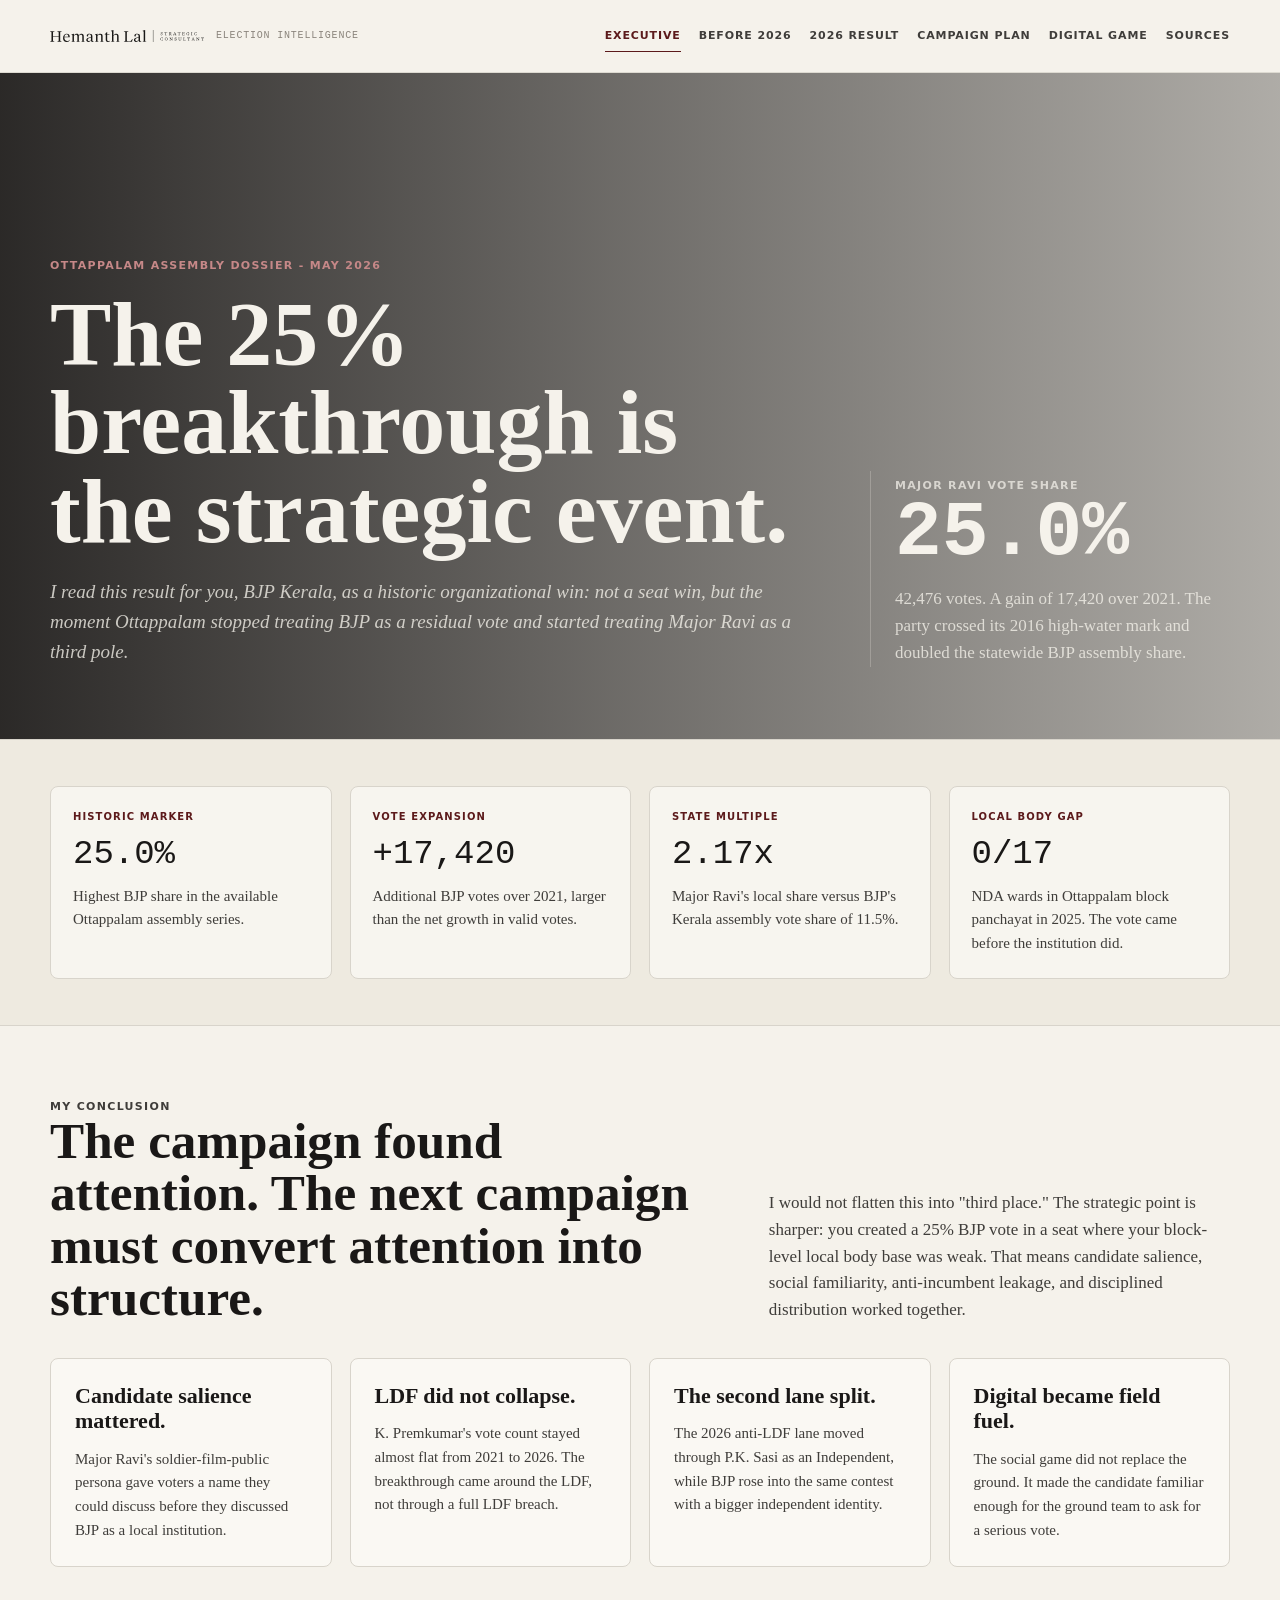
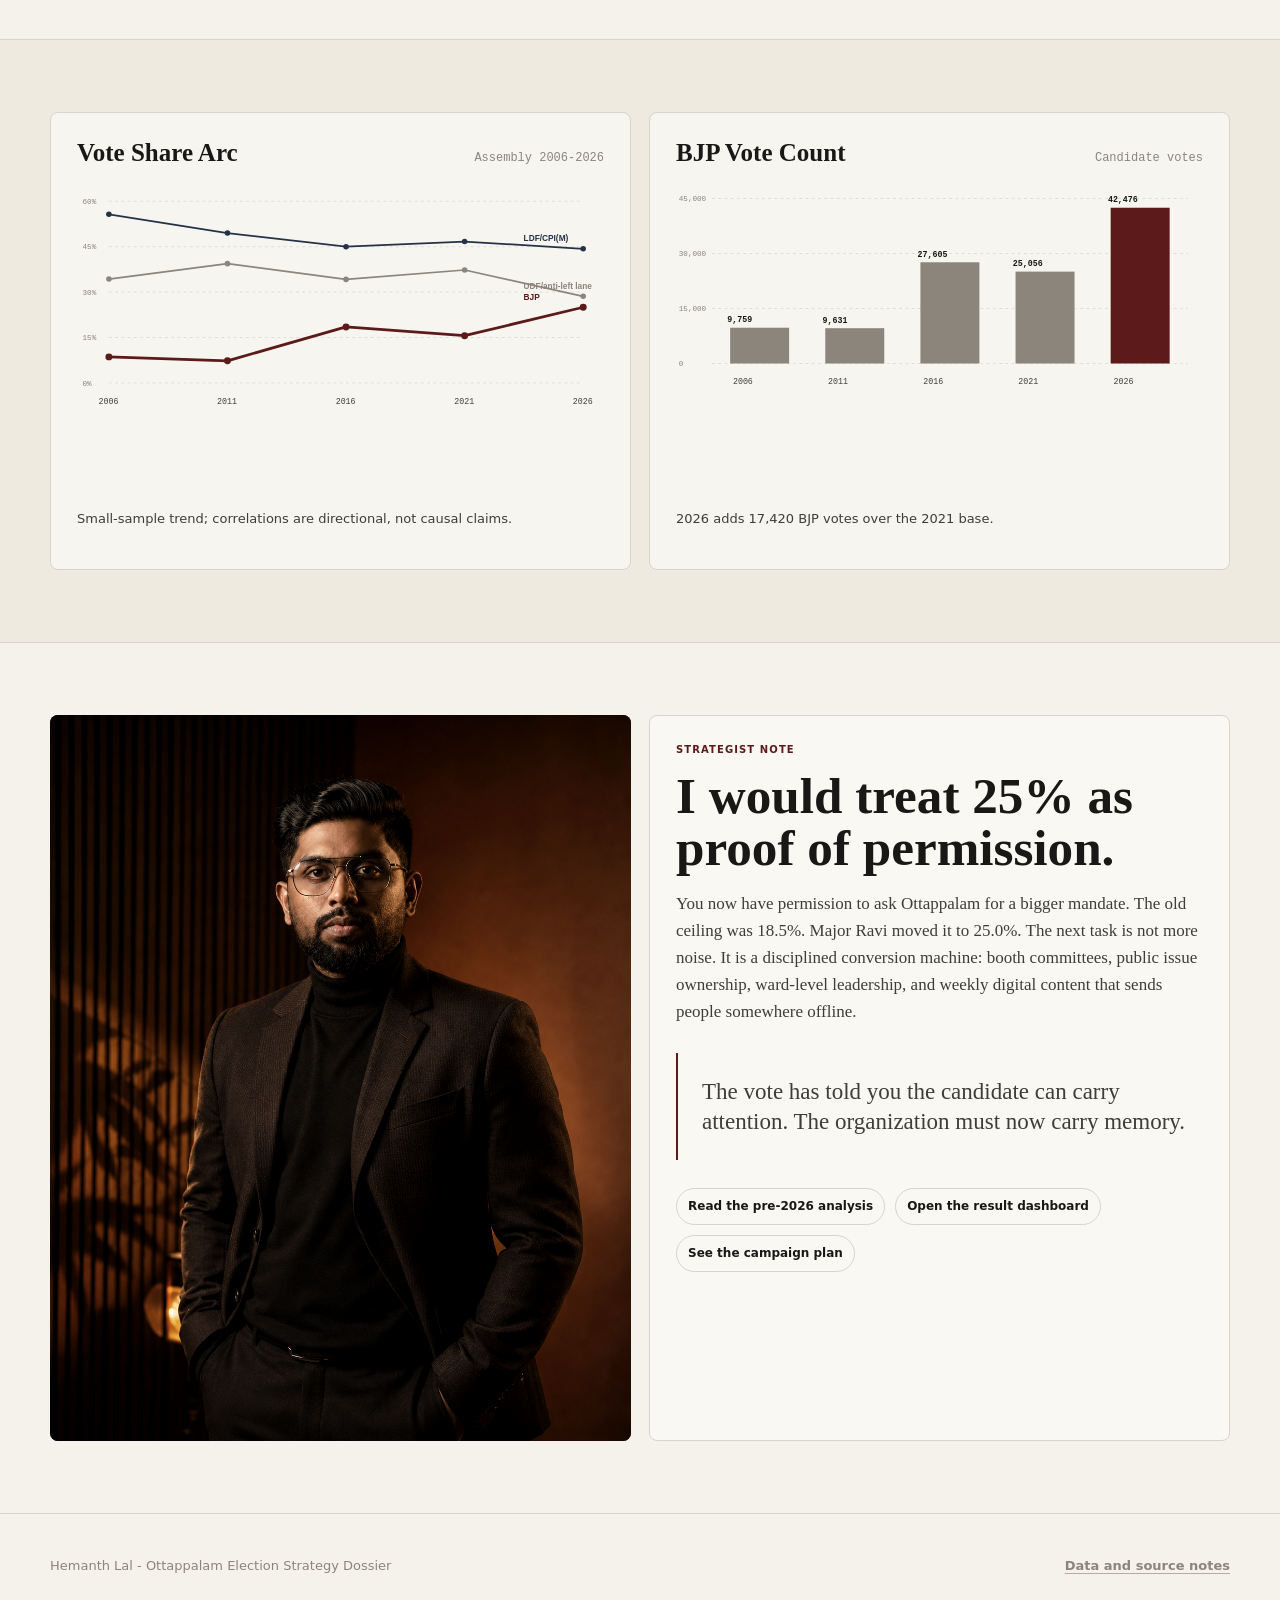
<file: index.html>
<!doctype html>
<html lang="en">
  <head>
    <meta charset="utf-8">
    <meta name="viewport" content="width=device-width, initial-scale=1">
    <title>Ottappalam 2026 Strategy Dossier | Hemanth Lal</title>
    <meta name="description" content="A local strategist case site for BJP Kerala on Ottappalam, Major Ravi, and the 2026 vote breakthrough.">
    <link rel="canonical" href="https://majravi26.hemanthlal.com/">
    <meta property="og:title" content="Ottappalam 2026 Strategy Dossier">
    <meta property="og:description" content="Hemanth Lal's strategist case on Major Ravi, BJP Kerala, and the 25% Ottappalam breakthrough.">
    <meta property="og:url" content="https://majravi26.hemanthlal.com/">
    <meta property="og:type" content="website">
    <meta property="og:image" content="https://majravi26.hemanthlal.com/assets/hemanth-portrait.png">
    <meta name="twitter:card" content="summary_large_image">
    <link rel="stylesheet" href="assets/site.css">
    <script defer src="assets/site.js"></script>
  </head>
  <body>
    <a class="skip-link" href="#main">Skip to content</a>
    <header class="site-header">
      <div class="nav-wrap">
        <a class="brand-mark" href="index.html" aria-label="Hemanth Lal strategy dossier">
          <img src="assets/hemanth-horizontal-logo-black.svg" alt="Hemanth Lal">
          <span class="brand-kicker">Election intelligence</span>
        </a>
        <nav class="primary-nav" aria-label="Primary navigation">
          <a href="index.html">Executive</a>
          <a href="pre-2026.html">Before 2026</a>
          <a href="result-2026.html">2026 Result</a>
          <a href="strategy.html">Campaign Plan</a>
          <a href="digital.html">Digital Game</a>
          <a href="sources.html">Sources</a>
        </nav>
      </div>
    </header>

    <main id="main">
      <section class="case-hero">
        <div class="hero-grid">
          <div>
            <p class="eyebrow">Ottappalam assembly dossier - May 2026</p>
            <h1>The 25% breakthrough is the strategic event.</h1>
            <p class="dek">I read this result for you, BJP Kerala, as a historic organizational win: not a seat win, but the moment Ottappalam stopped treating BJP as a residual vote and started treating Major Ravi as a third pole.</p>
          </div>
          <aside class="hero-proof" aria-label="2026 result proof">
            <span>Major Ravi vote share</span>
            <strong class="big-number">25.0%</strong>
            <p>42,476 votes. A gain of 17,420 over 2021. The party crossed its 2016 high-water mark and doubled the statewide BJP assembly share.</p>
          </aside>
        </div>
      </section>

      <section class="section tight band">
        <div class="wrap grid four">
          <div class="metric">
            <span class="label">Historic marker</span>
            <span class="value">25.0%</span>
            <p>Highest BJP share in the available Ottappalam assembly series.</p>
          </div>
          <div class="metric">
            <span class="label">Vote expansion</span>
            <span class="value">+17,420</span>
            <p>Additional BJP votes over 2021, larger than the net growth in valid votes.</p>
          </div>
          <div class="metric">
            <span class="label">State multiple</span>
            <span class="value">2.17x</span>
            <p>Major Ravi's local share versus BJP's Kerala assembly vote share of 11.5%.</p>
          </div>
          <div class="metric">
            <span class="label">Local body gap</span>
            <span class="value">0/17</span>
            <p>NDA wards in Ottappalam block panchayat in 2025. The vote came before the institution did.</p>
          </div>
        </div>
      </section>

      <section class="section">
        <div class="wrap section-head">
          <div>
            <p class="eyebrow">My conclusion</p>
            <h2>The campaign found attention. The next campaign must convert attention into structure.</h2>
          </div>
          <p>I would not flatten this into "third place." The strategic point is sharper: you created a 25% BJP vote in a seat where your block-level local body base was weak. That means candidate salience, social familiarity, anti-incumbent leakage, and disciplined distribution worked together.</p>
        </div>
        <div class="wrap grid four">
          <article class="finding">
            <strong>Candidate salience mattered.</strong>
            <p>Major Ravi's soldier-film-public persona gave voters a name they could discuss before they discussed BJP as a local institution.</p>
          </article>
          <article class="finding">
            <strong>LDF did not collapse.</strong>
            <p>K. Premkumar's vote count stayed almost flat from 2021 to 2026. The breakthrough came around the LDF, not through a full LDF breach.</p>
          </article>
          <article class="finding">
            <strong>The second lane split.</strong>
            <p>The 2026 anti-LDF lane moved through P.K. Sasi as an Independent, while BJP rose into the same contest with a bigger independent identity.</p>
          </article>
          <article class="finding">
            <strong>Digital became field fuel.</strong>
            <p>The social game did not replace the ground. It made the candidate familiar enough for the ground team to ask for a serious vote.</p>
          </article>
        </div>
      </section>

      <section class="section band">
        <div class="wrap grid two">
          <article class="panel">
            <div class="chart-title">
              <h3>Vote Share Arc</h3>
              <span>Assembly 2006-2026</span>
            </div>
            <div class="chart" data-chart="share-lines"></div>
            <p class="data-note">Small-sample trend; correlations are directional, not causal claims.</p>
          </article>
          <article class="panel">
            <div class="chart-title">
              <h3>BJP Vote Count</h3>
              <span>Candidate votes</span>
            </div>
            <div class="chart" data-chart="bjp-votes"></div>
            <p class="data-note">2026 adds 17,420 BJP votes over the 2021 base.</p>
          </article>
        </div>
      </section>

      <section class="section">
        <div class="wrap grid two">
          <div class="feature-image">
            <img src="assets/hemanth-portrait.png" alt="Hemanth Lal portrait">
          </div>
          <article class="panel">
            <span class="panel-label">Strategist note</span>
            <h2>I would treat 25% as proof of permission.</h2>
            <p>You now have permission to ask Ottappalam for a bigger mandate. The old ceiling was 18.5%. Major Ravi moved it to 25.0%. The next task is not more noise. It is a disciplined conversion machine: booth committees, public issue ownership, ward-level leadership, and weekly digital content that sends people somewhere offline.</p>
            <p class="callout">The vote has told you the candidate can carry attention. The organization must now carry memory.</p>
            <div class="toc-links" aria-label="Dossier links">
              <a href="pre-2026.html">Read the pre-2026 analysis</a>
              <a href="result-2026.html">Open the result dashboard</a>
              <a href="strategy.html">See the campaign plan</a>
            </div>
          </article>
        </div>
      </section>
    </main>

    <footer class="footer">
      <div class="wrap">
        <span>Hemanth Lal - Ottappalam Election Strategy Dossier</span>
        <a href="sources.html">Data and source notes</a>
      </div>
    </footer>
  </body>
</html>
</file>
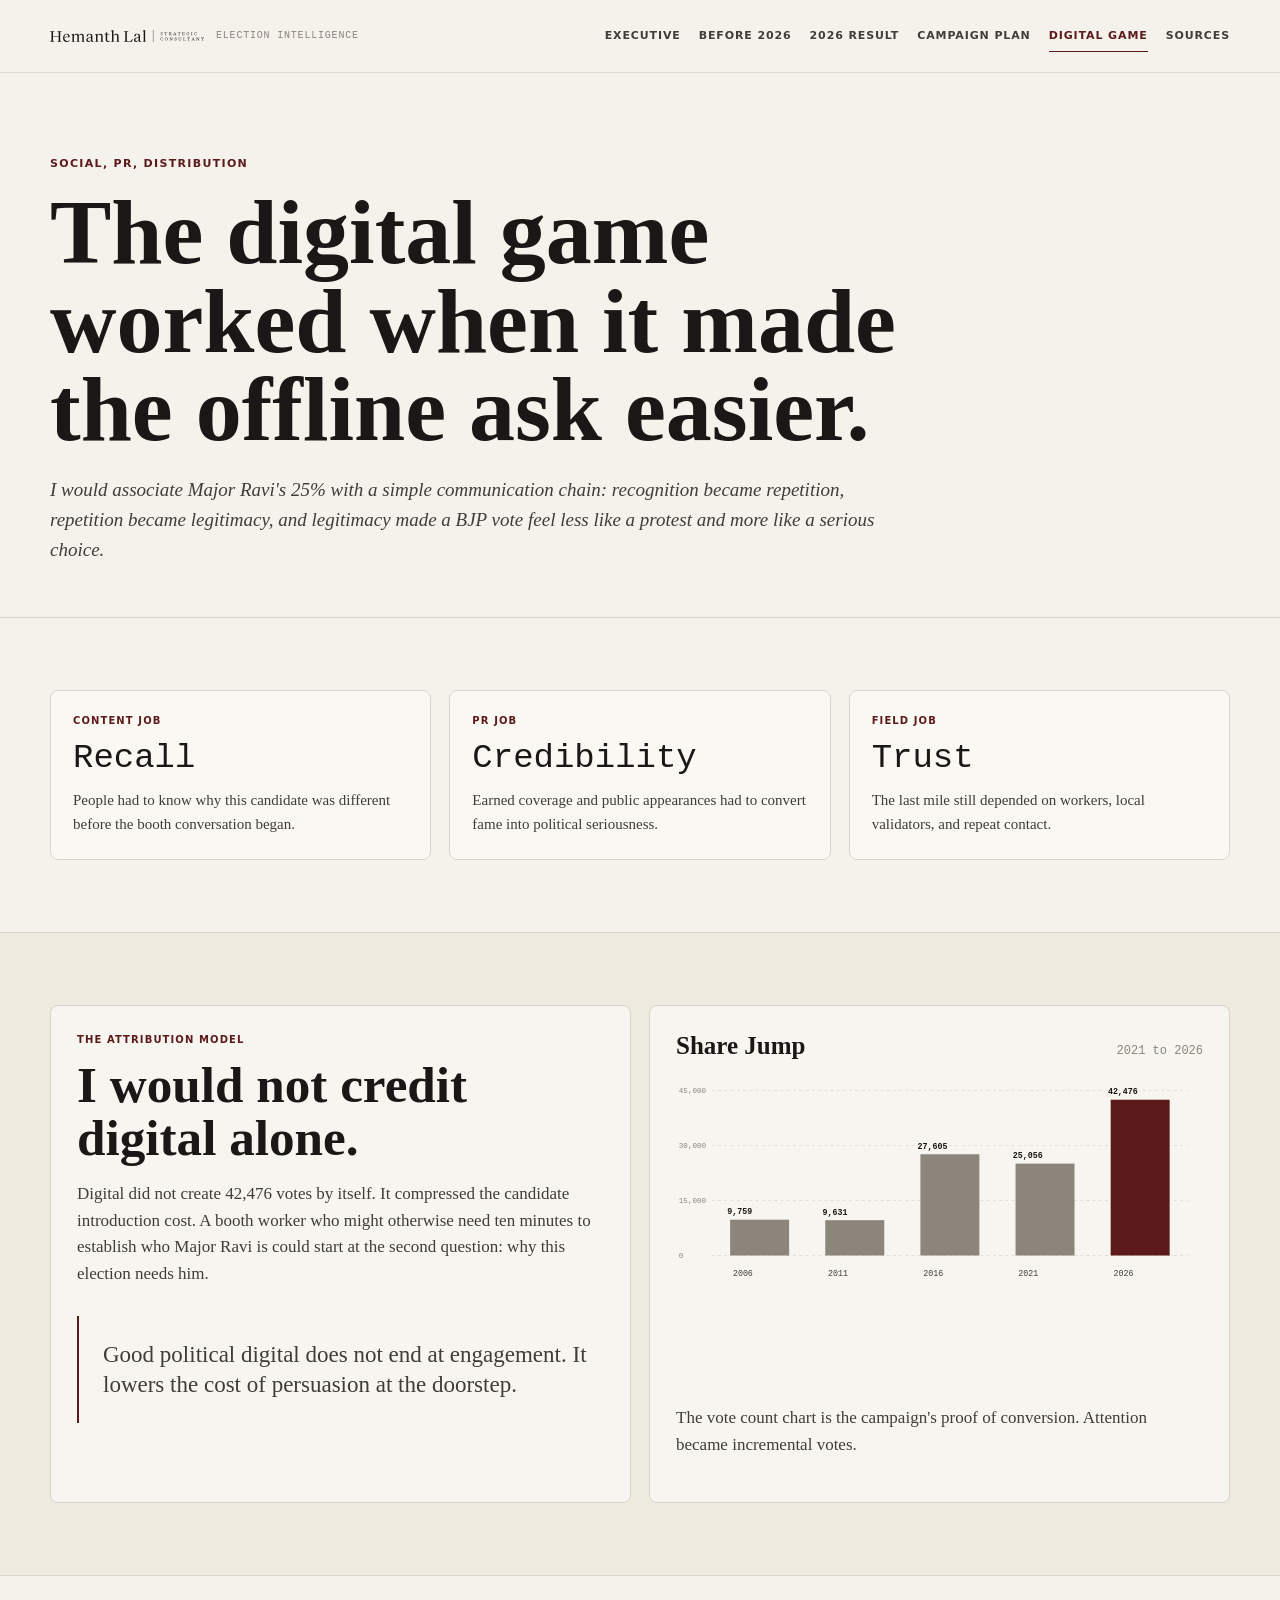
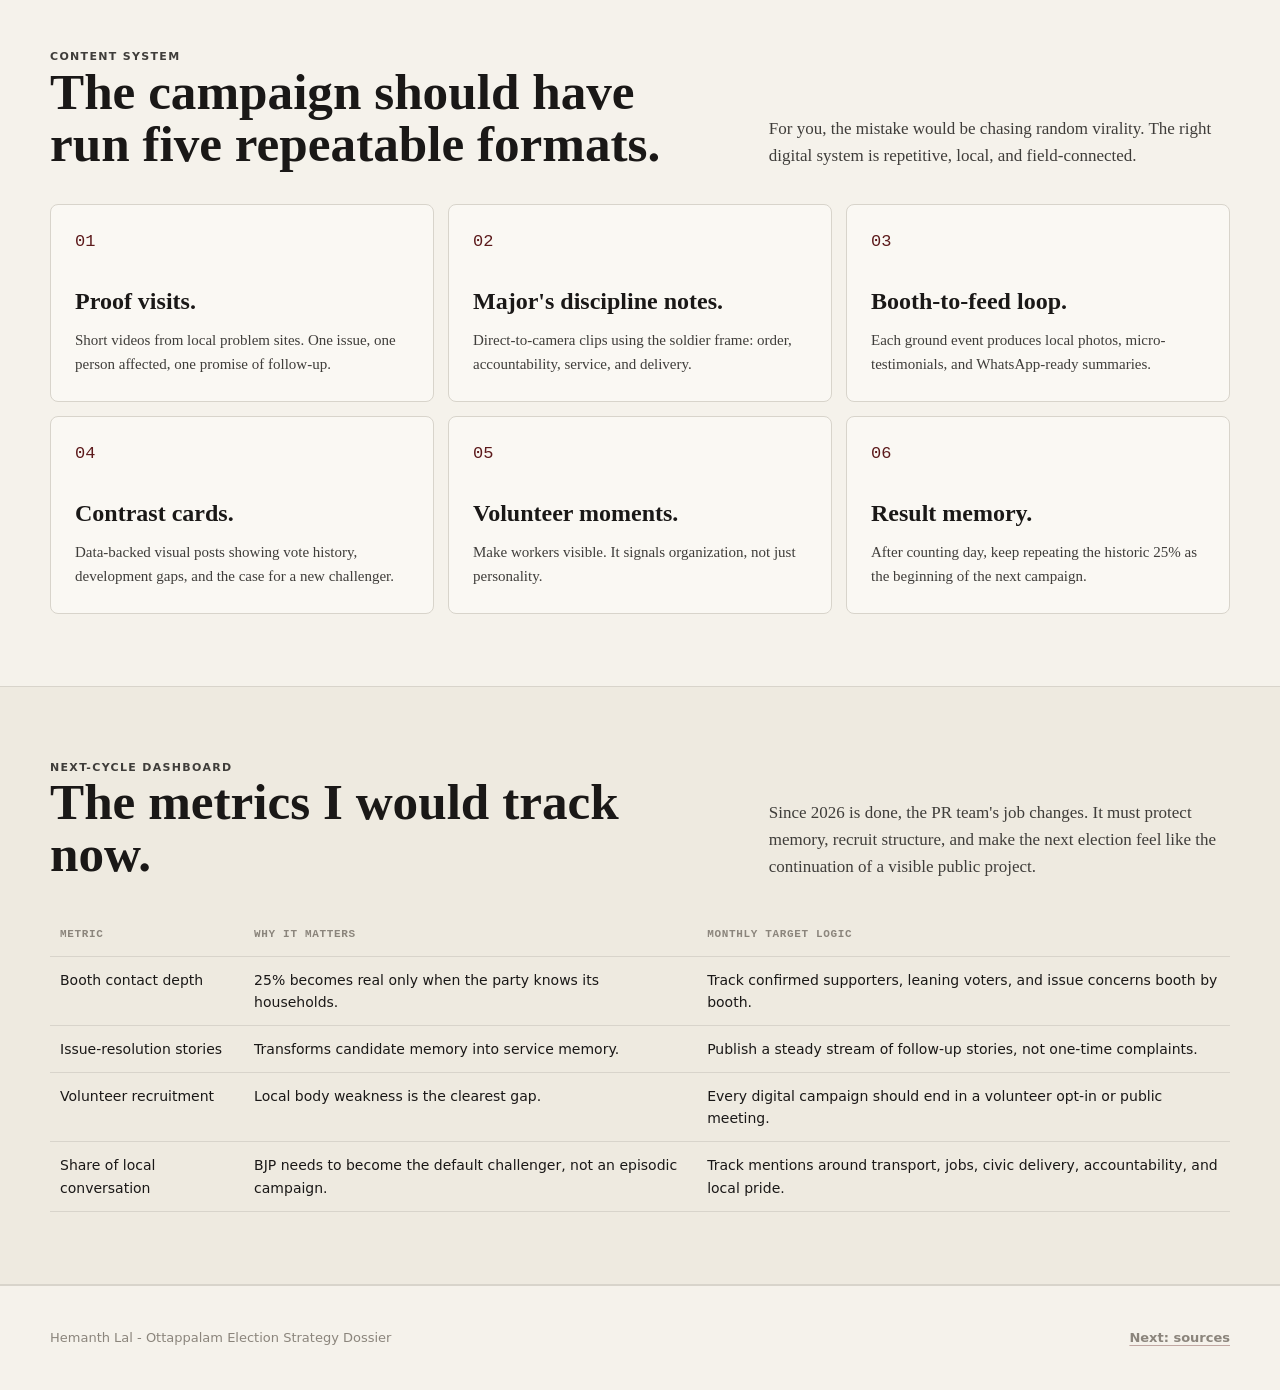
<file: digital.html>
<!doctype html>
<html lang="en">
  <head>
    <meta charset="utf-8">
    <meta name="viewport" content="width=device-width, initial-scale=1">
    <title>Digital And PR Game | Ottappalam Strategy Dossier</title>
    <link rel="canonical" href="https://majravi26.hemanthlal.com/digital.html">
    <meta property="og:title" content="Digital And PR Game | Ottappalam Strategy Dossier">
    <meta property="og:description" content="The digital and PR system behind Major Ravi's 25% Ottappalam breakthrough.">
    <meta property="og:url" content="https://majravi26.hemanthlal.com/digital.html">
    <meta property="og:type" content="article">
    <meta property="og:image" content="https://majravi26.hemanthlal.com/assets/hemanth-portrait.png">
    <meta name="twitter:card" content="summary_large_image">
    <link rel="stylesheet" href="assets/site.css">
    <script defer src="assets/site.js"></script>
  </head>
  <body>
    <a class="skip-link" href="#main">Skip to content</a>
    <header class="site-header">
      <div class="nav-wrap">
        <a class="brand-mark" href="index.html" aria-label="Hemanth Lal strategy dossier">
          <img src="assets/hemanth-horizontal-logo-black.svg" alt="Hemanth Lal">
          <span class="brand-kicker">Election intelligence</span>
        </a>
        <nav class="primary-nav" aria-label="Primary navigation">
          <a href="index.html">Executive</a>
          <a href="pre-2026.html">Before 2026</a>
          <a href="result-2026.html">2026 Result</a>
          <a href="strategy.html">Campaign Plan</a>
          <a href="digital.html">Digital Game</a>
          <a href="sources.html">Sources</a>
        </nav>
      </div>
    </header>

    <main id="main">
      <section class="page-hero">
        <div class="wrap">
          <p class="eyebrow">Social, PR, distribution</p>
          <h1>The digital game worked when it made the offline ask easier.</h1>
          <p class="dek">I would associate Major Ravi's 25% with a simple communication chain: recognition became repetition, repetition became legitimacy, and legitimacy made a BJP vote feel less like a protest and more like a serious choice.</p>
        </div>
      </section>

      <section class="section">
        <div class="wrap grid three">
          <article class="metric">
            <span class="label">Content job</span>
            <span class="value">Recall</span>
            <p>People had to know why this candidate was different before the booth conversation began.</p>
          </article>
          <article class="metric">
            <span class="label">PR job</span>
            <span class="value">Credibility</span>
            <p>Earned coverage and public appearances had to convert fame into political seriousness.</p>
          </article>
          <article class="metric">
            <span class="label">Field job</span>
            <span class="value">Trust</span>
            <p>The last mile still depended on workers, local validators, and repeat contact.</p>
          </article>
        </div>
      </section>

      <section class="section band">
        <div class="wrap grid two">
          <article class="panel">
            <span class="panel-label">The attribution model</span>
            <h2>I would not credit digital alone.</h2>
            <p>Digital did not create 42,476 votes by itself. It compressed the candidate introduction cost. A booth worker who might otherwise need ten minutes to establish who Major Ravi is could start at the second question: why this election needs him.</p>
            <p class="callout">Good political digital does not end at engagement. It lowers the cost of persuasion at the doorstep.</p>
          </article>
          <article class="panel">
            <div class="chart-title">
              <h3>Share Jump</h3>
              <span>2021 to 2026</span>
            </div>
            <div class="chart" data-chart="bjp-votes"></div>
            <p>The vote count chart is the campaign's proof of conversion. Attention became incremental votes.</p>
          </article>
        </div>
      </section>

      <section class="section">
        <div class="wrap section-head">
          <div>
            <p class="eyebrow">Content system</p>
            <h2>The campaign should have run five repeatable formats.</h2>
          </div>
          <p>For you, the mistake would be chasing random virality. The right digital system is repetitive, local, and field-connected.</p>
        </div>
        <div class="wrap route-map">
          <article class="route-card">
            <h3>Proof visits.</h3>
            <p>Short videos from local problem sites. One issue, one person affected, one promise of follow-up.</p>
          </article>
          <article class="route-card">
            <h3>Major's discipline notes.</h3>
            <p>Direct-to-camera clips using the soldier frame: order, accountability, service, and delivery.</p>
          </article>
          <article class="route-card">
            <h3>Booth-to-feed loop.</h3>
            <p>Each ground event produces local photos, micro-testimonials, and WhatsApp-ready summaries.</p>
          </article>
          <article class="route-card">
            <h3>Contrast cards.</h3>
            <p>Data-backed visual posts showing vote history, development gaps, and the case for a new challenger.</p>
          </article>
          <article class="route-card">
            <h3>Volunteer moments.</h3>
            <p>Make workers visible. It signals organization, not just personality.</p>
          </article>
          <article class="route-card">
            <h3>Result memory.</h3>
            <p>After counting day, keep repeating the historic 25% as the beginning of the next campaign.</p>
          </article>
        </div>
      </section>

      <section class="section band">
        <div class="wrap">
          <div class="section-head">
            <div>
              <p class="eyebrow">Next-cycle dashboard</p>
              <h2>The metrics I would track now.</h2>
            </div>
            <p>Since 2026 is done, the PR team's job changes. It must protect memory, recruit structure, and make the next election feel like the continuation of a visible public project.</p>
          </div>
          <table class="data-table">
            <thead>
              <tr>
                <th>Metric</th>
                <th>Why it matters</th>
                <th>Monthly target logic</th>
              </tr>
            </thead>
            <tbody>
              <tr>
                <td>Booth contact depth</td>
                <td>25% becomes real only when the party knows its households.</td>
                <td>Track confirmed supporters, leaning voters, and issue concerns booth by booth.</td>
              </tr>
              <tr>
                <td>Issue-resolution stories</td>
                <td>Transforms candidate memory into service memory.</td>
                <td>Publish a steady stream of follow-up stories, not one-time complaints.</td>
              </tr>
              <tr>
                <td>Volunteer recruitment</td>
                <td>Local body weakness is the clearest gap.</td>
                <td>Every digital campaign should end in a volunteer opt-in or public meeting.</td>
              </tr>
              <tr>
                <td>Share of local conversation</td>
                <td>BJP needs to become the default challenger, not an episodic campaign.</td>
                <td>Track mentions around transport, jobs, civic delivery, accountability, and local pride.</td>
              </tr>
            </tbody>
          </table>
        </div>
      </section>
    </main>

    <footer class="footer">
      <div class="wrap">
        <span>Hemanth Lal - Ottappalam Election Strategy Dossier</span>
        <a href="sources.html">Next: sources</a>
      </div>
    </footer>
  </body>
</html>
</file>
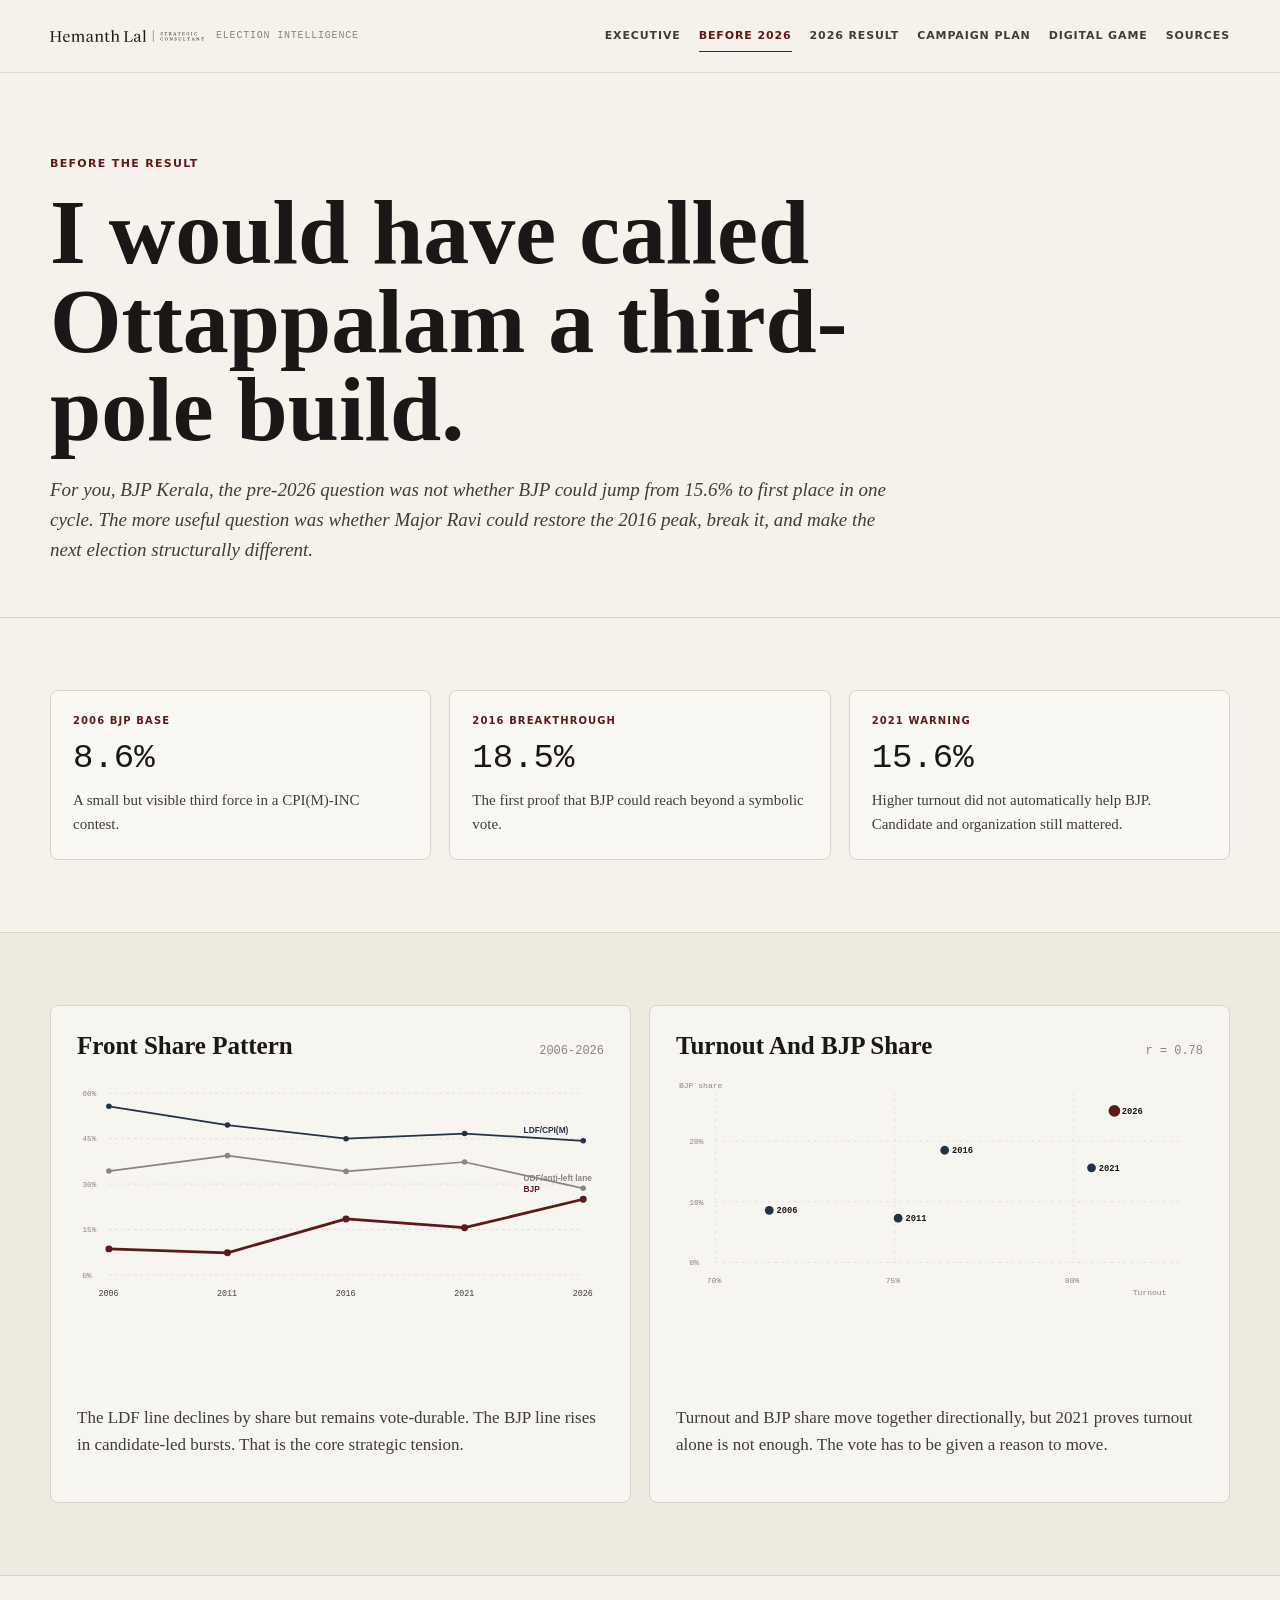
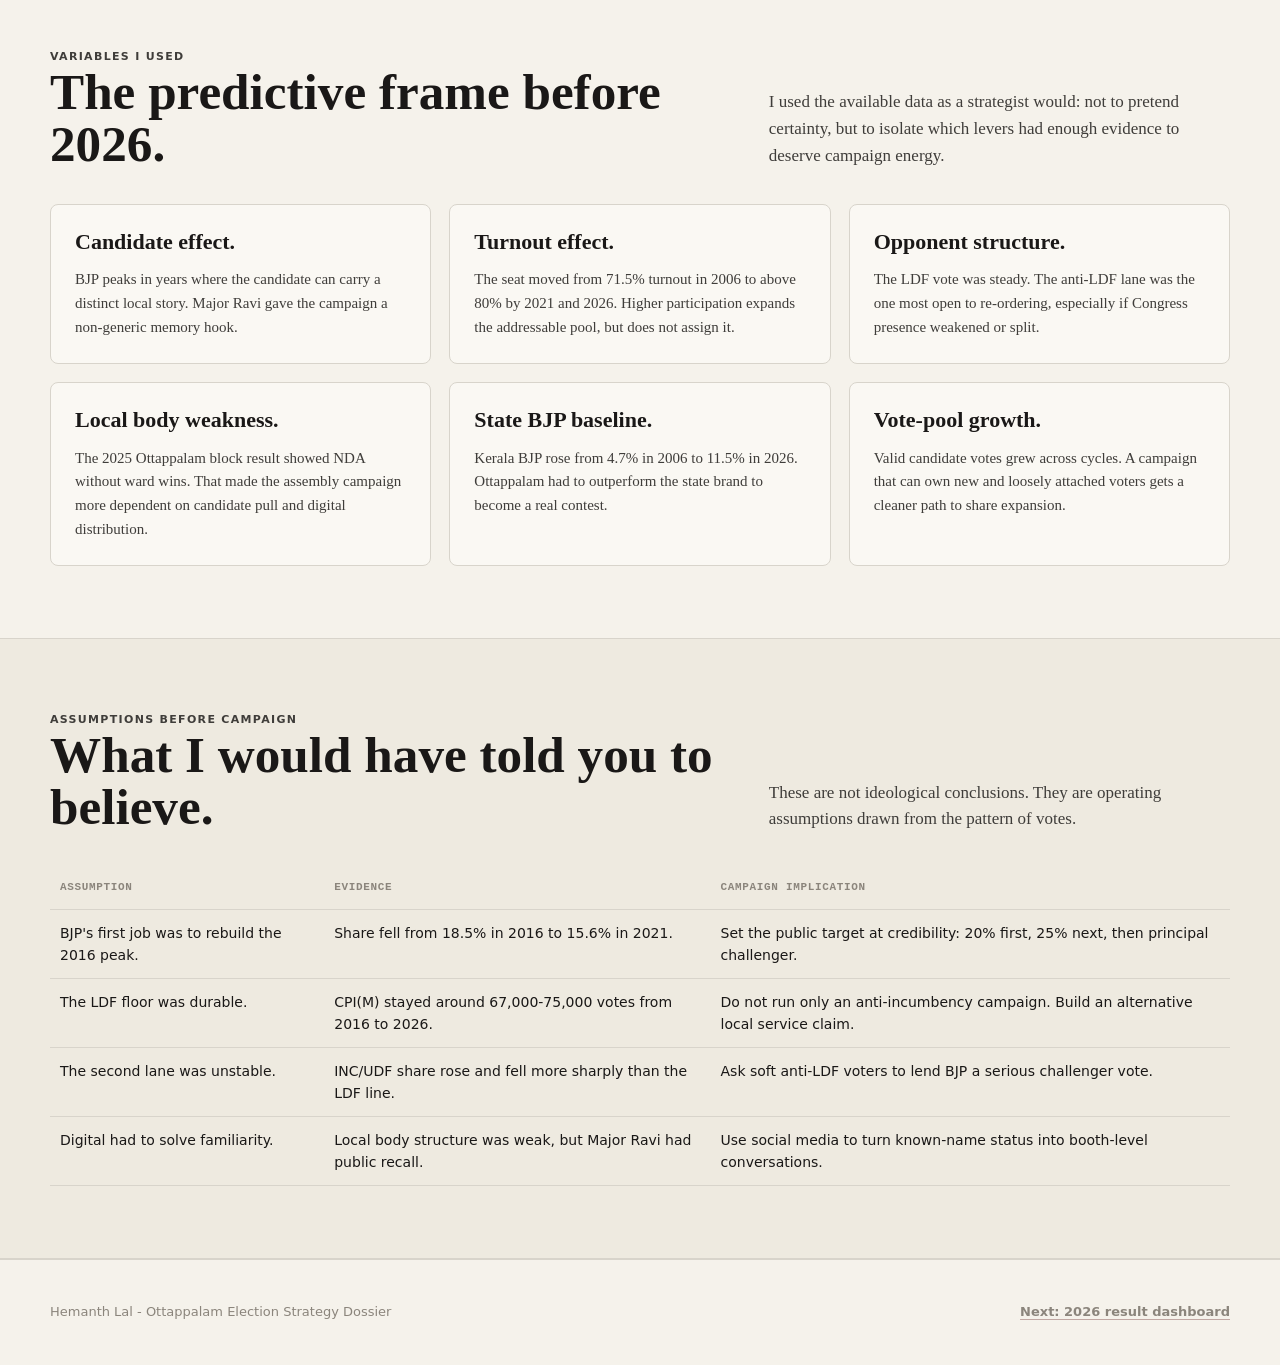
<file: pre-2026.html>
<!doctype html>
<html lang="en">
  <head>
    <meta charset="utf-8">
    <meta name="viewport" content="width=device-width, initial-scale=1">
    <title>Before 2026 Analysis | Ottappalam Strategy Dossier</title>
    <link rel="canonical" href="https://majravi26.hemanthlal.com/pre-2026.html">
    <meta property="og:title" content="Before 2026 Analysis | Ottappalam Strategy Dossier">
    <meta property="og:description" content="Trend and correlation analysis behind BJP Kerala's Ottappalam campaign case.">
    <meta property="og:url" content="https://majravi26.hemanthlal.com/pre-2026.html">
    <meta property="og:type" content="article">
    <meta property="og:image" content="https://majravi26.hemanthlal.com/assets/hemanth-portrait.png">
    <meta name="twitter:card" content="summary_large_image">
    <link rel="stylesheet" href="assets/site.css">
    <script defer src="assets/site.js"></script>
  </head>
  <body>
    <a class="skip-link" href="#main">Skip to content</a>
    <header class="site-header">
      <div class="nav-wrap">
        <a class="brand-mark" href="index.html" aria-label="Hemanth Lal strategy dossier">
          <img src="assets/hemanth-horizontal-logo-black.svg" alt="Hemanth Lal">
          <span class="brand-kicker">Election intelligence</span>
        </a>
        <nav class="primary-nav" aria-label="Primary navigation">
          <a href="index.html">Executive</a>
          <a href="pre-2026.html">Before 2026</a>
          <a href="result-2026.html">2026 Result</a>
          <a href="strategy.html">Campaign Plan</a>
          <a href="digital.html">Digital Game</a>
          <a href="sources.html">Sources</a>
        </nav>
      </div>
    </header>

    <main id="main">
      <section class="page-hero">
        <div class="wrap">
          <p class="eyebrow">Before the result</p>
          <h1>I would have called Ottappalam a third-pole build.</h1>
          <p class="dek">For you, BJP Kerala, the pre-2026 question was not whether BJP could jump from 15.6% to first place in one cycle. The more useful question was whether Major Ravi could restore the 2016 peak, break it, and make the next election structurally different.</p>
        </div>
      </section>

      <section class="section">
        <div class="wrap grid three">
          <div class="metric">
            <span class="label">2006 BJP base</span>
            <span class="value">8.6%</span>
            <p>A small but visible third force in a CPI(M)-INC contest.</p>
          </div>
          <div class="metric">
            <span class="label">2016 breakthrough</span>
            <span class="value">18.5%</span>
            <p>The first proof that BJP could reach beyond a symbolic vote.</p>
          </div>
          <div class="metric">
            <span class="label">2021 warning</span>
            <span class="value">15.6%</span>
            <p>Higher turnout did not automatically help BJP. Candidate and organization still mattered.</p>
          </div>
        </div>
      </section>

      <section class="section band">
        <div class="wrap grid two">
          <article class="panel">
            <div class="chart-title">
              <h3>Front Share Pattern</h3>
              <span>2006-2026</span>
            </div>
            <div class="chart" data-chart="share-lines"></div>
            <p>The LDF line declines by share but remains vote-durable. The BJP line rises in candidate-led bursts. That is the core strategic tension.</p>
          </article>
          <article class="panel">
            <div class="chart-title">
              <h3>Turnout And BJP Share</h3>
              <span>r = 0.78</span>
            </div>
            <div class="chart" data-chart="turnout-scatter"></div>
            <p>Turnout and BJP share move together directionally, but 2021 proves turnout alone is not enough. The vote has to be given a reason to move.</p>
          </article>
        </div>
      </section>

      <section class="section">
        <div class="wrap section-head">
          <div>
            <p class="eyebrow">Variables I used</p>
            <h2>The predictive frame before 2026.</h2>
          </div>
          <p>I used the available data as a strategist would: not to pretend certainty, but to isolate which levers had enough evidence to deserve campaign energy.</p>
        </div>
        <div class="wrap grid three">
          <article class="finding">
            <strong>Candidate effect.</strong>
            <p>BJP peaks in years where the candidate can carry a distinct local story. Major Ravi gave the campaign a non-generic memory hook.</p>
          </article>
          <article class="finding">
            <strong>Turnout effect.</strong>
            <p>The seat moved from 71.5% turnout in 2006 to above 80% by 2021 and 2026. Higher participation expands the addressable pool, but does not assign it.</p>
          </article>
          <article class="finding">
            <strong>Opponent structure.</strong>
            <p>The LDF vote was steady. The anti-LDF lane was the one most open to re-ordering, especially if Congress presence weakened or split.</p>
          </article>
          <article class="finding">
            <strong>Local body weakness.</strong>
            <p>The 2025 Ottappalam block result showed NDA without ward wins. That made the assembly campaign more dependent on candidate pull and digital distribution.</p>
          </article>
          <article class="finding">
            <strong>State BJP baseline.</strong>
            <p>Kerala BJP rose from 4.7% in 2006 to 11.5% in 2026. Ottappalam had to outperform the state brand to become a real contest.</p>
          </article>
          <article class="finding">
            <strong>Vote-pool growth.</strong>
            <p>Valid candidate votes grew across cycles. A campaign that can own new and loosely attached voters gets a cleaner path to share expansion.</p>
          </article>
        </div>
      </section>

      <section class="section band">
        <div class="wrap">
          <div class="section-head">
            <div>
              <p class="eyebrow">Assumptions before campaign</p>
              <h2>What I would have told you to believe.</h2>
            </div>
            <p>These are not ideological conclusions. They are operating assumptions drawn from the pattern of votes.</p>
          </div>
          <table class="data-table">
            <thead>
              <tr>
                <th>Assumption</th>
                <th>Evidence</th>
                <th>Campaign implication</th>
              </tr>
            </thead>
            <tbody>
              <tr>
                <td>BJP's first job was to rebuild the 2016 peak.</td>
                <td>Share fell from 18.5% in 2016 to 15.6% in 2021.</td>
                <td>Set the public target at credibility: 20% first, 25% next, then principal challenger.</td>
              </tr>
              <tr>
                <td>The LDF floor was durable.</td>
                <td>CPI(M) stayed around 67,000-75,000 votes from 2016 to 2026.</td>
                <td>Do not run only an anti-incumbency campaign. Build an alternative local service claim.</td>
              </tr>
              <tr>
                <td>The second lane was unstable.</td>
                <td>INC/UDF share rose and fell more sharply than the LDF line.</td>
                <td>Ask soft anti-LDF voters to lend BJP a serious challenger vote.</td>
              </tr>
              <tr>
                <td>Digital had to solve familiarity.</td>
                <td>Local body structure was weak, but Major Ravi had public recall.</td>
                <td>Use social media to turn known-name status into booth-level conversations.</td>
              </tr>
            </tbody>
          </table>
        </div>
      </section>
    </main>

    <footer class="footer">
      <div class="wrap">
        <span>Hemanth Lal - Ottappalam Election Strategy Dossier</span>
        <a href="result-2026.html">Next: 2026 result dashboard</a>
      </div>
    </footer>
  </body>
</html>
</file>
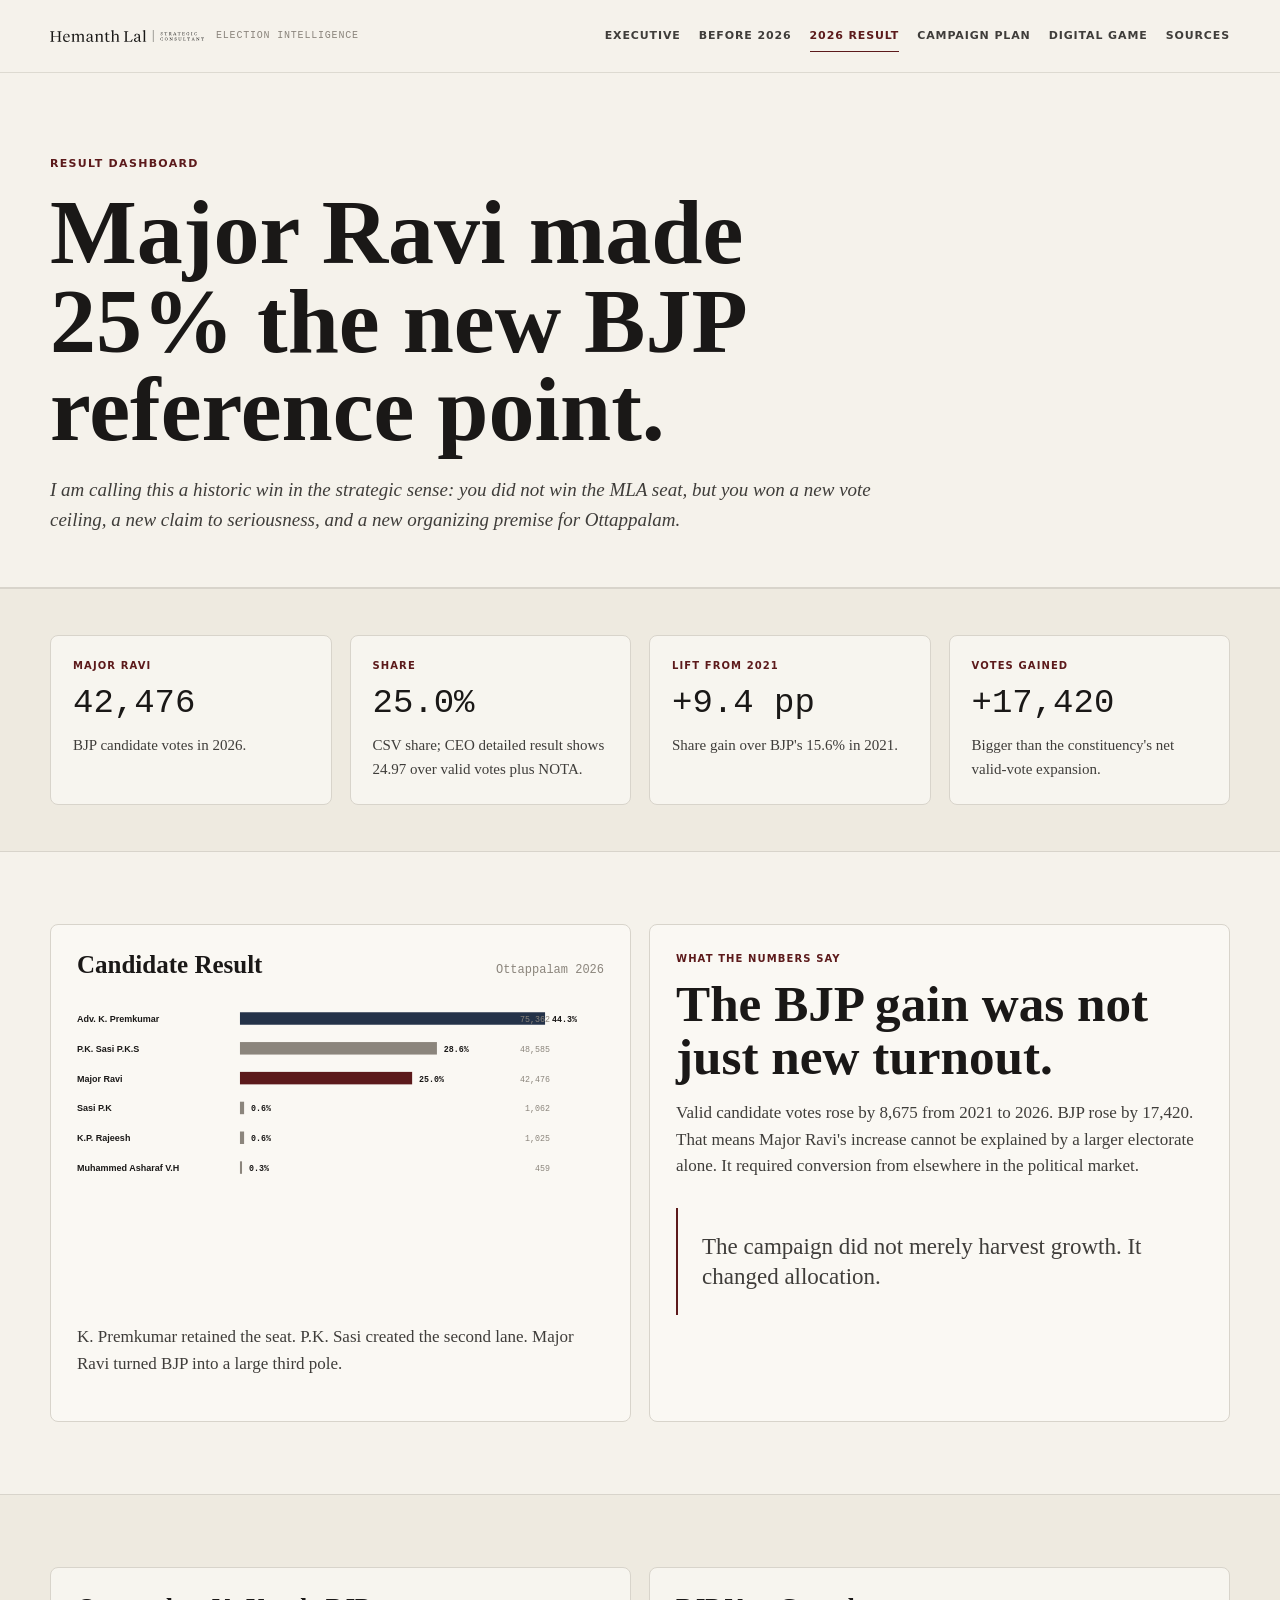
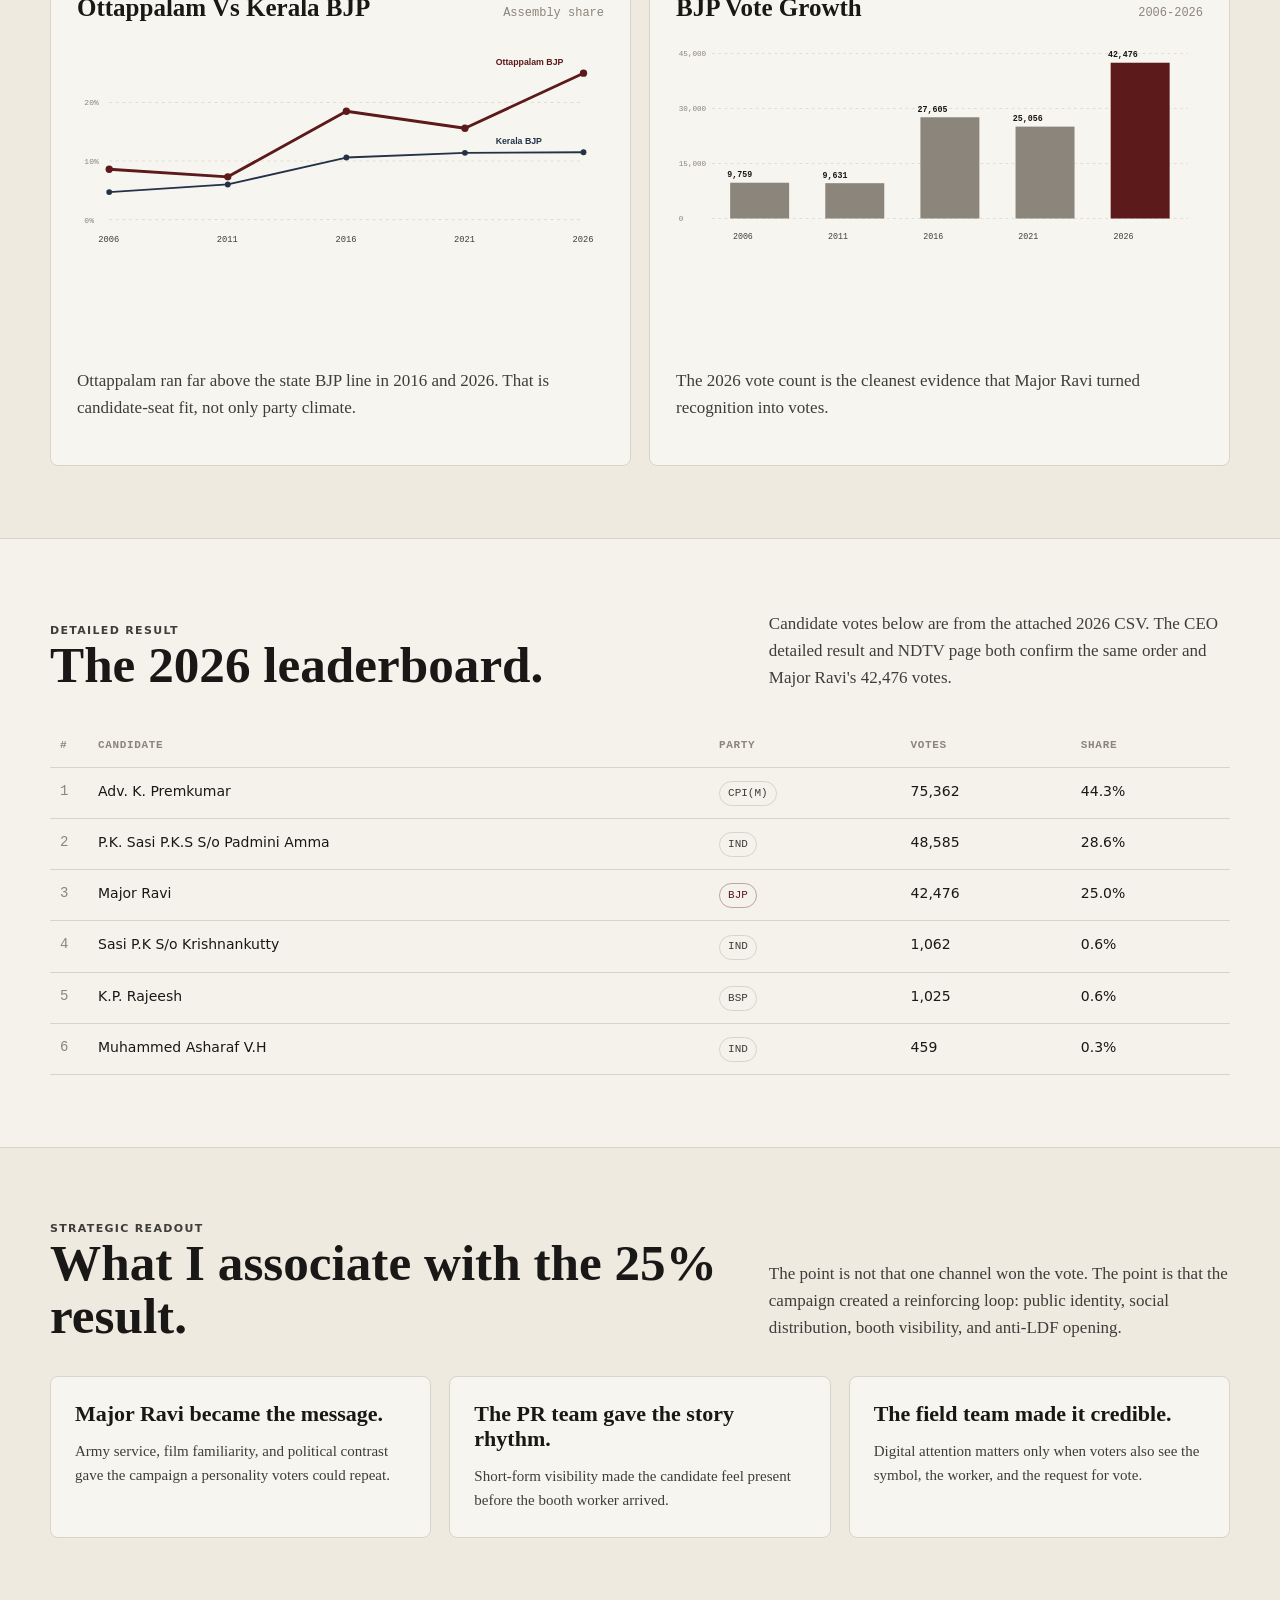
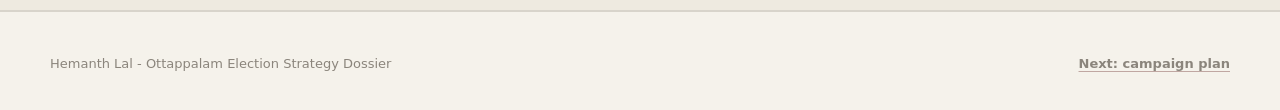
<file: result-2026.html>
<!doctype html>
<html lang="en">
  <head>
    <meta charset="utf-8">
    <meta name="viewport" content="width=device-width, initial-scale=1">
    <title>2026 Result Dashboard | Ottappalam Strategy Dossier</title>
    <link rel="canonical" href="https://majravi26.hemanthlal.com/result-2026.html">
    <meta property="og:title" content="2026 Result Dashboard | Ottappalam">
    <meta property="og:description" content="Major Ravi's 25% BJP vote-share breakthrough in Ottappalam, visualized as a strategist dashboard.">
    <meta property="og:url" content="https://majravi26.hemanthlal.com/result-2026.html">
    <meta property="og:type" content="article">
    <meta property="og:image" content="https://majravi26.hemanthlal.com/assets/hemanth-portrait.png">
    <meta name="twitter:card" content="summary_large_image">
    <link rel="stylesheet" href="assets/site.css">
    <script defer src="assets/site.js"></script>
  </head>
  <body>
    <a class="skip-link" href="#main">Skip to content</a>
    <header class="site-header">
      <div class="nav-wrap">
        <a class="brand-mark" href="index.html" aria-label="Hemanth Lal strategy dossier">
          <img src="assets/hemanth-horizontal-logo-black.svg" alt="Hemanth Lal">
          <span class="brand-kicker">Election intelligence</span>
        </a>
        <nav class="primary-nav" aria-label="Primary navigation">
          <a href="index.html">Executive</a>
          <a href="pre-2026.html">Before 2026</a>
          <a href="result-2026.html">2026 Result</a>
          <a href="strategy.html">Campaign Plan</a>
          <a href="digital.html">Digital Game</a>
          <a href="sources.html">Sources</a>
        </nav>
      </div>
    </header>

    <main id="main">
      <section class="page-hero">
        <div class="wrap">
          <p class="eyebrow">Result dashboard</p>
          <h1>Major Ravi made 25% the new BJP reference point.</h1>
          <p class="dek">I am calling this a historic win in the strategic sense: you did not win the MLA seat, but you won a new vote ceiling, a new claim to seriousness, and a new organizing premise for Ottappalam.</p>
        </div>
      </section>

      <section class="section tight band">
        <div class="wrap grid four">
          <div class="metric">
            <span class="label">Major Ravi</span>
            <span class="value">42,476</span>
            <p>BJP candidate votes in 2026.</p>
          </div>
          <div class="metric">
            <span class="label">Share</span>
            <span class="value">25.0%</span>
            <p>CSV share; CEO detailed result shows 24.97 over valid votes plus NOTA.</p>
          </div>
          <div class="metric">
            <span class="label">Lift from 2021</span>
            <span class="value">+9.4 pp</span>
            <p>Share gain over BJP's 15.6% in 2021.</p>
          </div>
          <div class="metric">
            <span class="label">Votes gained</span>
            <span class="value">+17,420</span>
            <p>Bigger than the constituency's net valid-vote expansion.</p>
          </div>
        </div>
      </section>

      <section class="section">
        <div class="wrap grid two">
          <article class="panel">
            <div class="chart-title">
              <h3>Candidate Result</h3>
              <span>Ottappalam 2026</span>
            </div>
            <div class="chart" data-chart="result-bars"></div>
            <p>K. Premkumar retained the seat. P.K. Sasi created the second lane. Major Ravi turned BJP into a large third pole.</p>
          </article>
          <article class="panel">
            <span class="panel-label">What the numbers say</span>
            <h2>The BJP gain was not just new turnout.</h2>
            <p>Valid candidate votes rose by 8,675 from 2021 to 2026. BJP rose by 17,420. That means Major Ravi's increase cannot be explained by a larger electorate alone. It required conversion from elsewhere in the political market.</p>
            <p class="callout">The campaign did not merely harvest growth. It changed allocation.</p>
          </article>
        </div>
      </section>

      <section class="section band">
        <div class="wrap grid two">
          <article class="panel">
            <div class="chart-title">
              <h3>Ottappalam Vs Kerala BJP</h3>
              <span>Assembly share</span>
            </div>
            <div class="chart" data-chart="state-compare"></div>
            <p>Ottappalam ran far above the state BJP line in 2016 and 2026. That is candidate-seat fit, not only party climate.</p>
          </article>
          <article class="panel">
            <div class="chart-title">
              <h3>BJP Vote Growth</h3>
              <span>2006-2026</span>
            </div>
            <div class="chart" data-chart="bjp-votes"></div>
            <p>The 2026 vote count is the cleanest evidence that Major Ravi turned recognition into votes.</p>
          </article>
        </div>
      </section>

      <section class="section">
        <div class="wrap">
          <div class="section-head">
            <div>
              <p class="eyebrow">Detailed result</p>
              <h2>The 2026 leaderboard.</h2>
            </div>
            <p>Candidate votes below are from the attached 2026 CSV. The CEO detailed result and NDTV page both confirm the same order and Major Ravi's 42,476 votes.</p>
          </div>
          <table class="result-table">
            <thead>
              <tr>
                <th class="rank">#</th>
                <th>Candidate</th>
                <th>Party</th>
                <th>Votes</th>
                <th>Share</th>
              </tr>
            </thead>
            <tbody>
              <tr>
                <td class="rank">1</td>
                <td>Adv. K. Premkumar</td>
                <td><span class="pill">CPI(M)</span></td>
                <td>75,362</td>
                <td>44.3%</td>
              </tr>
              <tr>
                <td class="rank">2</td>
                <td>P.K. Sasi P.K.S S/o Padmini Amma</td>
                <td><span class="pill">IND</span></td>
                <td>48,585</td>
                <td>28.6%</td>
              </tr>
              <tr>
                <td class="rank">3</td>
                <td>Major Ravi</td>
                <td><span class="pill bjp">BJP</span></td>
                <td>42,476</td>
                <td>25.0%</td>
              </tr>
              <tr>
                <td class="rank">4</td>
                <td>Sasi P.K S/o Krishnankutty</td>
                <td><span class="pill">IND</span></td>
                <td>1,062</td>
                <td>0.6%</td>
              </tr>
              <tr>
                <td class="rank">5</td>
                <td>K.P. Rajeesh</td>
                <td><span class="pill">BSP</span></td>
                <td>1,025</td>
                <td>0.6%</td>
              </tr>
              <tr>
                <td class="rank">6</td>
                <td>Muhammed Asharaf V.H</td>
                <td><span class="pill">IND</span></td>
                <td>459</td>
                <td>0.3%</td>
              </tr>
            </tbody>
          </table>
        </div>
      </section>

      <section class="section band">
        <div class="wrap section-head">
          <div>
            <p class="eyebrow">Strategic readout</p>
            <h2>What I associate with the 25% result.</h2>
          </div>
          <p>The point is not that one channel won the vote. The point is that the campaign created a reinforcing loop: public identity, social distribution, booth visibility, and anti-LDF opening.</p>
        </div>
        <div class="wrap grid three">
          <article class="finding">
            <strong>Major Ravi became the message.</strong>
            <p>Army service, film familiarity, and political contrast gave the campaign a personality voters could repeat.</p>
          </article>
          <article class="finding">
            <strong>The PR team gave the story rhythm.</strong>
            <p>Short-form visibility made the candidate feel present before the booth worker arrived.</p>
          </article>
          <article class="finding">
            <strong>The field team made it credible.</strong>
            <p>Digital attention matters only when voters also see the symbol, the worker, and the request for vote.</p>
          </article>
        </div>
      </section>
    </main>

    <footer class="footer">
      <div class="wrap">
        <span>Hemanth Lal - Ottappalam Election Strategy Dossier</span>
        <a href="strategy.html">Next: campaign plan</a>
      </div>
    </footer>
  </body>
</html>
</file>
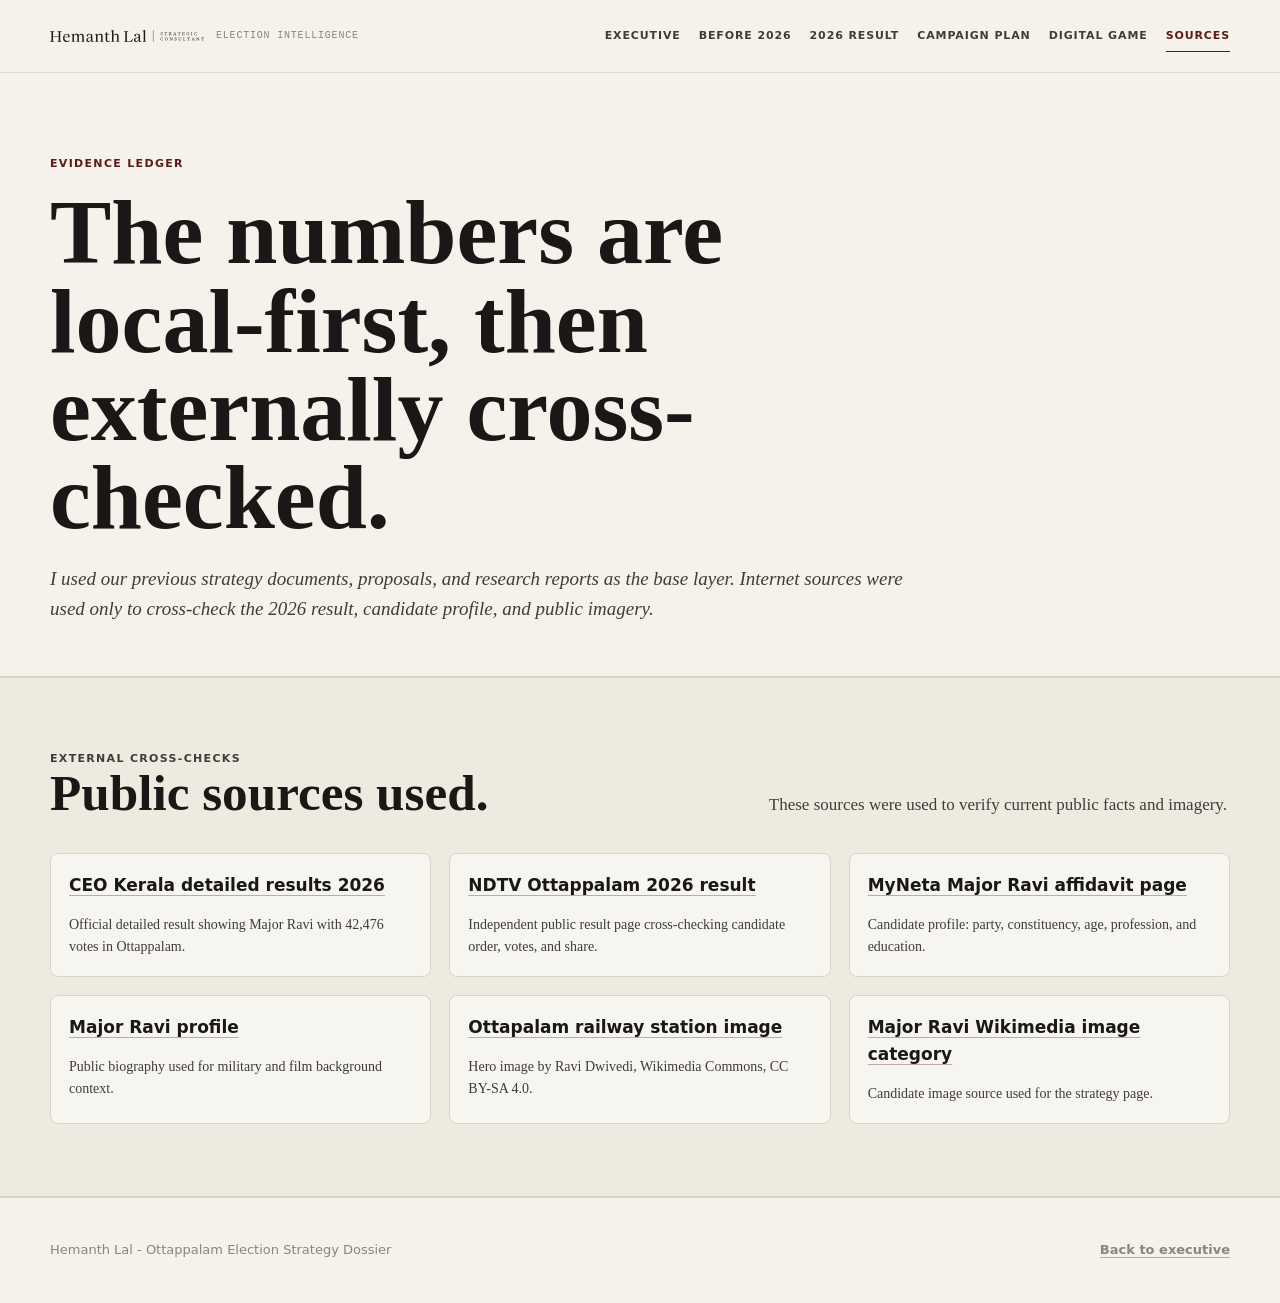
<file: sources.html>
<!doctype html>
<html lang="en">
  <head>
    <meta charset="utf-8">
    <meta name="viewport" content="width=device-width, initial-scale=1">
    <title>Sources | Ottappalam Strategy Dossier</title>
    <link rel="canonical" href="https://majravi26.hemanthlal.com/sources.html">
    <meta property="og:title" content="Sources | Ottappalam Strategy Dossier">
    <meta property="og:description" content="Primary election PDFs, CSV files, and public references behind the Ottappalam strategy dossier.">
    <meta property="og:url" content="https://majravi26.hemanthlal.com/sources.html">
    <meta property="og:type" content="article">
    <meta property="og:image" content="https://majravi26.hemanthlal.com/assets/hemanth-portrait.png">
    <meta name="twitter:card" content="summary_large_image">
    <link rel="stylesheet" href="assets/site.css">
    <script defer src="assets/site.js"></script>
  </head>
  <body>
    <a class="skip-link" href="#main">Skip to content</a>
    <header class="site-header">
      <div class="nav-wrap">
        <a class="brand-mark" href="index.html" aria-label="Hemanth Lal strategy dossier">
          <img src="assets/hemanth-horizontal-logo-black.svg" alt="Hemanth Lal">
          <span class="brand-kicker">Election intelligence</span>
        </a>
        <nav class="primary-nav" aria-label="Primary navigation">
          <a href="index.html">Executive</a>
          <a href="pre-2026.html">Before 2026</a>
          <a href="result-2026.html">2026 Result</a>
          <a href="strategy.html">Campaign Plan</a>
          <a href="digital.html">Digital Game</a>
          <a href="sources.html">Sources</a>
        </nav>
      </div>
    </header>

    <main id="main">
      <section class="page-hero">
        <div class="wrap">
          <p class="eyebrow">Evidence ledger</p>
          <h1>The numbers are local-first, then externally cross-checked.</h1>
          <p class="dek">I used our previous strategy documents, proposals, and research reports as the base layer. Internet sources were used only to cross-check the 2026 result, candidate profile, and public imagery.</p>
        </div>
      </section>

     
      <section class="section band">
        <div class="wrap section-head">
          <div>
            <p class="eyebrow">External cross-checks</p>
            <h2>Public sources used.</h2>
          </div>
          <p>These sources were used to verify current public facts and imagery.</p>
        </div>
        <div class="wrap grid three">
          <article class="source-card">
            <a href="https://www.ceo.kerala.gov.in/ceokerala/pdf/govt_orders/legislative-assembly-2026/statistical-report/10-Detailed_Results_1778164525.pdf">CEO Kerala detailed results 2026</a>
            <p>Official detailed result showing Major Ravi with 42,476 votes in Ottappalam.</p>
          </article>
          <article class="source-card">
            <a href="https://www.ndtv.com/elections/kerala-assembly-election-results-2026/ottappalam">NDTV Ottappalam 2026 result</a>
            <p>Independent public result page cross-checking candidate order, votes, and share.</p>
          </article>
          <article class="source-card">
            <a href="https://www.myneta.info/Kerala2026/candidate.php?candidate_id=527">MyNeta Major Ravi affidavit page</a>
            <p>Candidate profile: party, constituency, age, profession, and education.</p>
          </article>
          <article class="source-card">
            <a href="https://en.wikipedia.org/wiki/Major_Ravi">Major Ravi profile</a>
            <p>Public biography used for military and film background context.</p>
          </article>
          <article class="source-card">
            <a href="https://commons.wikimedia.org/wiki/File:Ottapalam_railway_station.jpg">Ottapalam railway station image</a>
            <p>Hero image by Ravi Dwivedi, Wikimedia Commons, CC BY-SA 4.0.</p>
          </article>
          <article class="source-card">
            <a href="https://commons.wikimedia.org/wiki/Category:Major_Ravi">Major Ravi Wikimedia image category</a>
            <p>Candidate image source used for the strategy page.</p>
          </article>
        </div>
      </section>
    </main>

    <footer class="footer">
      <div class="wrap">
        <span>Hemanth Lal - Ottappalam Election Strategy Dossier</span>
        <a href="index.html">Back to executive</a>
      </div>
    </footer>
  </body>
</html>
</file>
<file: assets/site.css>
:root {
  --bone: #f5f2eb;
  --carbon: #1a1817;
  --smoke: #3f3d3a;
  --stone: #8b857c;
  --ash: #d8d4cb;
  --cream: #eeeae0;
  --oxblood: #5c1a1b;
  --oxblood-lift: #6b2024;
  --graphite: #243248;
  --graphite-lift: #2b3e5c;
  --white: #fffdfa;
  --shadow: 0 18px 50px rgba(26, 24, 23, 0.12);
  --serif: "Source Serif 4", Georgia, "Times New Roman", serif;
  --sans: Inter, ui-sans-serif, system-ui, -apple-system, BlinkMacSystemFont, "Segoe UI", sans-serif;
  --mono: "IBM Plex Mono", "SFMono-Regular", Consolas, monospace;
}

* {
  box-sizing: border-box;
}

html {
  scroll-behavior: smooth;
}

body {
  margin: 0;
  background: var(--bone);
  color: var(--carbon);
  font-family: var(--serif);
  font-size: 17px;
  line-height: 1.58;
}

body.dark-page {
  background: var(--carbon);
  color: var(--bone);
}

a {
  color: inherit;
  text-decoration-color: rgba(92, 26, 27, 0.35);
  text-decoration-thickness: 1px;
  text-underline-offset: 0.24em;
}

a:hover {
  color: var(--oxblood);
  text-decoration-color: currentColor;
}

img {
  display: block;
  max-width: 100%;
}

.skip-link {
  position: absolute;
  left: 12px;
  top: -44px;
  z-index: 20;
  padding: 8px 12px;
  background: var(--carbon);
  color: var(--bone);
  font-family: var(--sans);
  font-size: 13px;
}

.skip-link:focus {
  top: 12px;
}

.site-header {
  position: sticky;
  top: 0;
  z-index: 10;
  border-bottom: 1px solid rgba(216, 212, 203, 0.78);
  background: rgba(245, 242, 235, 0.94);
  backdrop-filter: blur(16px);
}

.dark-page .site-header,
.case-hero + .site-header {
  background: rgba(26, 24, 23, 0.92);
  border-color: rgba(245, 242, 235, 0.12);
}

.nav-wrap {
  width: min(1180px, calc(100vw - 40px));
  min-height: 72px;
  margin: 0 auto;
  display: flex;
  align-items: center;
  justify-content: space-between;
  gap: 28px;
}

.brand-mark {
  display: flex;
  align-items: center;
  gap: 12px;
  min-width: max-content;
  text-decoration: none;
}

.brand-mark img {
  width: 154px;
  height: auto;
}

.dark-page .brand-mark img {
  filter: invert(1);
}

.brand-kicker {
  font-family: var(--mono);
  font-size: 10px;
  letter-spacing: 0.08em;
  text-transform: uppercase;
  color: var(--stone);
}

.primary-nav {
  display: flex;
  flex-wrap: wrap;
  justify-content: flex-end;
  gap: 8px 18px;
  font-family: var(--sans);
  font-size: 11px;
  font-weight: 600;
  letter-spacing: 0.08em;
  text-transform: uppercase;
}

.primary-nav a {
  color: var(--smoke);
  text-decoration: none;
  border-bottom: 1px solid transparent;
  padding: 7px 0;
}

.dark-page .primary-nav a {
  color: rgba(245, 242, 235, 0.76);
}

.primary-nav a[aria-current="page"],
.primary-nav a:hover {
  color: var(--oxblood);
  border-color: currentColor;
}

.dark-page .primary-nav a[aria-current="page"],
.dark-page .primary-nav a:hover {
  color: var(--bone);
}

.case-hero {
  min-height: 74vh;
  color: var(--bone);
  background-image:
    linear-gradient(90deg, rgba(26, 24, 23, 0.92), rgba(26, 24, 23, 0.62) 48%, rgba(26, 24, 23, 0.32)),
    url("https://upload.wikimedia.org/wikipedia/commons/thumb/b/b0/Ottapalam_railway_station.jpg/1280px-Ottapalam_railway_station.jpg");
  background-size: cover;
  background-position: center;
  display: flex;
  align-items: flex-end;
  padding: 36px 0 72px;
}

.hero-grid,
.wrap {
  width: min(1180px, calc(100vw - 40px));
  margin: 0 auto;
}

.hero-grid {
  display: grid;
  grid-template-columns: minmax(0, 1fr) 360px;
  gap: 54px;
  align-items: end;
}

.eyebrow {
  margin: 0 0 16px;
  font-family: var(--sans);
  font-size: 11px;
  font-weight: 700;
  letter-spacing: 0.12em;
  text-transform: uppercase;
  color: var(--oxblood);
}

.case-hero .eyebrow,
.dark-page .eyebrow {
  color: #c68888;
}

h1,
h2,
h3 {
  margin: 0;
  font-family: var(--serif);
  color: inherit;
}

h1 {
  max-width: 900px;
  font-size: clamp(42px, 8vw, 92px);
  line-height: 0.96;
  font-weight: 600;
}

h2 {
  font-size: clamp(30px, 4vw, 52px);
  line-height: 1.02;
  font-weight: 600;
}

h3 {
  font-size: 24px;
  line-height: 1.15;
  font-weight: 600;
}

.dek {
  max-width: 760px;
  margin: 22px 0 0;
  color: var(--smoke);
  font-size: 19px;
  font-style: italic;
}

.case-hero .dek,
.dark-page .dek {
  color: rgba(245, 242, 235, 0.78);
}

.hero-proof {
  border-left: 1px solid rgba(245, 242, 235, 0.24);
  padding-left: 24px;
}

.hero-proof .big-number {
  display: block;
  font-family: var(--mono);
  font-size: clamp(42px, 7vw, 78px);
  line-height: 0.9;
  color: var(--bone);
}

.hero-proof span {
  font-family: var(--sans);
  font-size: 11px;
  font-weight: 700;
  letter-spacing: 0.12em;
  text-transform: uppercase;
  color: rgba(245, 242, 235, 0.72);
}

.hero-proof p {
  margin: 18px 0 0;
  color: rgba(245, 242, 235, 0.78);
}

.section {
  padding: 72px 0;
}

.section.tight {
  padding: 46px 0;
}

.band {
  border-top: 1px solid var(--ash);
  border-bottom: 1px solid var(--ash);
  background: var(--cream);
}

.dark-band {
  background: var(--carbon);
  color: var(--bone);
}

.section-head {
  display: grid;
  grid-template-columns: minmax(0, 0.8fr) minmax(280px, 0.55fr);
  gap: 48px;
  align-items: end;
  margin-bottom: 34px;
}

.section-head p {
  margin: 0;
  color: var(--smoke);
}

.dark-page .section-head p,
.dark-band .section-head p {
  color: rgba(245, 242, 235, 0.72);
}

.grid {
  display: grid;
  gap: 18px;
}

.grid.two {
  grid-template-columns: repeat(2, minmax(0, 1fr));
}

.grid.three {
  grid-template-columns: repeat(3, minmax(0, 1fr));
}

.grid.four {
  grid-template-columns: repeat(4, minmax(0, 1fr));
}

.panel,
.metric,
.finding,
.source-card,
.route-card {
  background: rgba(255, 253, 250, 0.58);
  border: 1px solid var(--ash);
  border-radius: 8px;
}

.dark-page .panel,
.dark-page .metric,
.dark-page .finding,
.dark-page .source-card,
.dark-page .route-card,
.dark-band .panel,
.dark-band .metric,
.dark-band .finding {
  background: rgba(245, 242, 235, 0.045);
  border-color: rgba(245, 242, 235, 0.14);
}

.metric {
  padding: 22px;
  min-height: 158px;
}

.metric .label,
.panel-label {
  display: block;
  margin-bottom: 12px;
  font-family: var(--sans);
  font-size: 10px;
  font-weight: 700;
  letter-spacing: 0.11em;
  text-transform: uppercase;
  color: var(--oxblood);
}

.dark-page .metric .label,
.dark-page .panel-label,
.dark-band .metric .label,
.dark-band .panel-label {
  color: #c68888;
}

.metric .value {
  display: block;
  font-family: var(--mono);
  font-size: 34px;
  line-height: 1;
  color: var(--carbon);
}

.dark-page .metric .value,
.dark-band .metric .value {
  color: var(--bone);
}

.metric p,
.finding p,
.route-card p,
.source-card p {
  margin: 14px 0 0;
  color: var(--smoke);
  font-size: 15px;
}

.dark-page .metric p,
.dark-page .finding p,
.dark-page .route-card p,
.dark-band .metric p,
.dark-band .finding p {
  color: rgba(245, 242, 235, 0.72);
}

.panel {
  padding: 26px;
  overflow: hidden;
}

.panel h3 + p,
.panel p:first-child {
  margin-top: 10px;
}

.panel p,
.body-copy p {
  color: var(--smoke);
}

.dark-page .panel p,
.dark-band .panel p {
  color: rgba(245, 242, 235, 0.74);
}

.finding {
  padding: 24px;
}

.finding strong {
  display: block;
  font-family: var(--serif);
  font-size: 22px;
  line-height: 1.15;
}

.chart {
  min-height: 310px;
  margin-top: 18px;
}

.chart.short {
  min-height: 245px;
}

.chart svg {
  width: 100%;
  height: auto;
  display: block;
}

.axis-label,
.chart-note,
.mono {
  font-family: var(--mono);
}

.chart-title {
  display: flex;
  justify-content: space-between;
  gap: 20px;
  align-items: baseline;
}

.chart-title h3 {
  font-size: 25px;
}

.chart-title span {
  font-family: var(--mono);
  font-size: 12px;
  color: var(--stone);
}

.result-table,
.data-table {
  width: 100%;
  border-collapse: collapse;
  font-family: var(--sans);
  font-size: 14px;
}

.result-table th,
.result-table td,
.data-table th,
.data-table td {
  border-bottom: 1px solid var(--ash);
  padding: 12px 10px;
  text-align: left;
  vertical-align: top;
}

.result-table th,
.data-table th {
  font-family: var(--mono);
  font-size: 11px;
  letter-spacing: 0.06em;
  text-transform: uppercase;
  color: var(--stone);
}

.dark-page .result-table th,
.dark-page .result-table td,
.dark-page .data-table th,
.dark-page .data-table td,
.dark-band .result-table th,
.dark-band .result-table td,
.dark-band .data-table th,
.dark-band .data-table td {
  border-color: rgba(245, 242, 235, 0.14);
}

.rank {
  width: 38px;
  font-family: var(--mono);
  color: var(--stone);
}

.pill {
  display: inline-flex;
  align-items: center;
  min-height: 25px;
  padding: 0 8px;
  border: 1px solid var(--ash);
  border-radius: 999px;
  font-family: var(--mono);
  font-size: 11px;
  color: var(--smoke);
}

.pill.bjp {
  color: var(--oxblood);
  border-color: rgba(92, 26, 27, 0.36);
}

.dark-page .pill,
.dark-band .pill {
  border-color: rgba(245, 242, 235, 0.2);
  color: rgba(245, 242, 235, 0.75);
}

.feature-image {
  position: relative;
  min-height: 420px;
  overflow: hidden;
  border-radius: 8px;
  background: var(--carbon);
}

.feature-image img {
  width: 100%;
  height: 100%;
  min-height: 420px;
  object-fit: cover;
  filter: saturate(0.7) contrast(1.05);
}

.caption {
  margin: 10px 0 0;
  font-family: var(--sans);
  font-size: 12px;
  color: var(--stone);
}

.callout {
  margin: 28px 0;
  padding: 24px 0 24px 24px;
  border-left: 2px solid var(--oxblood);
  font-size: 23px;
  line-height: 1.28;
  color: var(--oxblood);
}

.dark-page .callout,
.dark-band .callout {
  color: #d39a9a;
}

.route-map {
  display: grid;
  grid-template-columns: repeat(3, minmax(0, 1fr));
  gap: 14px;
  counter-reset: route;
}

.route-card {
  position: relative;
  padding: 24px;
}

.route-card::before {
  counter-increment: route;
  content: "0" counter(route);
  display: block;
  margin-bottom: 32px;
  font-family: var(--mono);
  color: var(--oxblood);
}

.source-card {
  padding: 18px;
}

.source-card a {
  display: inline-block;
  font-family: var(--sans);
  font-weight: 700;
}

.source-card p {
  font-size: 14px;
}

.page-hero {
  padding: 82px 0 52px;
  border-bottom: 1px solid var(--ash);
}

.dark-page .page-hero {
  border-color: rgba(245, 242, 235, 0.14);
}

.page-hero .dek {
  max-width: 860px;
}

.footer {
  padding: 42px 0;
  border-top: 1px solid var(--ash);
  font-family: var(--sans);
  font-size: 13px;
  color: var(--stone);
}

.dark-page .footer {
  border-color: rgba(245, 242, 235, 0.14);
}

.footer .wrap {
  display: flex;
  flex-wrap: wrap;
  gap: 12px 28px;
  align-items: center;
  justify-content: space-between;
}

.footer a {
  font-weight: 700;
}

.toc-links {
  display: flex;
  flex-wrap: wrap;
  gap: 10px;
  margin-top: 28px;
}

.toc-links a {
  padding: 8px 11px;
  border: 1px solid var(--ash);
  border-radius: 999px;
  font-family: var(--sans);
  font-size: 12px;
  font-weight: 700;
  text-decoration: none;
}

.data-note {
  font-family: var(--sans);
  font-size: 13px;
  color: var(--stone);
}

@media (max-width: 940px) {
  .hero-grid,
  .section-head,
  .grid.two,
  .grid.three,
  .grid.four,
  .route-map {
    grid-template-columns: 1fr;
  }

  .hero-proof {
    max-width: 460px;
  }

  .nav-wrap {
    align-items: flex-start;
    flex-direction: column;
    padding: 16px 0;
    gap: 10px;
  }

  .primary-nav {
    justify-content: flex-start;
  }
}

@media (max-width: 640px) {
  body {
    font-size: 16px;
  }

  .hero-grid,
  .wrap {
    width: min(100vw - 28px, 1180px);
  }

  .case-hero {
    min-height: 78vh;
    padding-bottom: 42px;
  }

  .section {
    padding: 50px 0;
  }

  .panel,
  .metric,
  .finding,
  .route-card {
    padding: 20px;
  }

  .result-table,
  .data-table {
    font-size: 13px;
  }

  .result-table th,
  .result-table td,
  .data-table th,
  .data-table td {
    padding: 10px 6px;
  }
}
</file>
